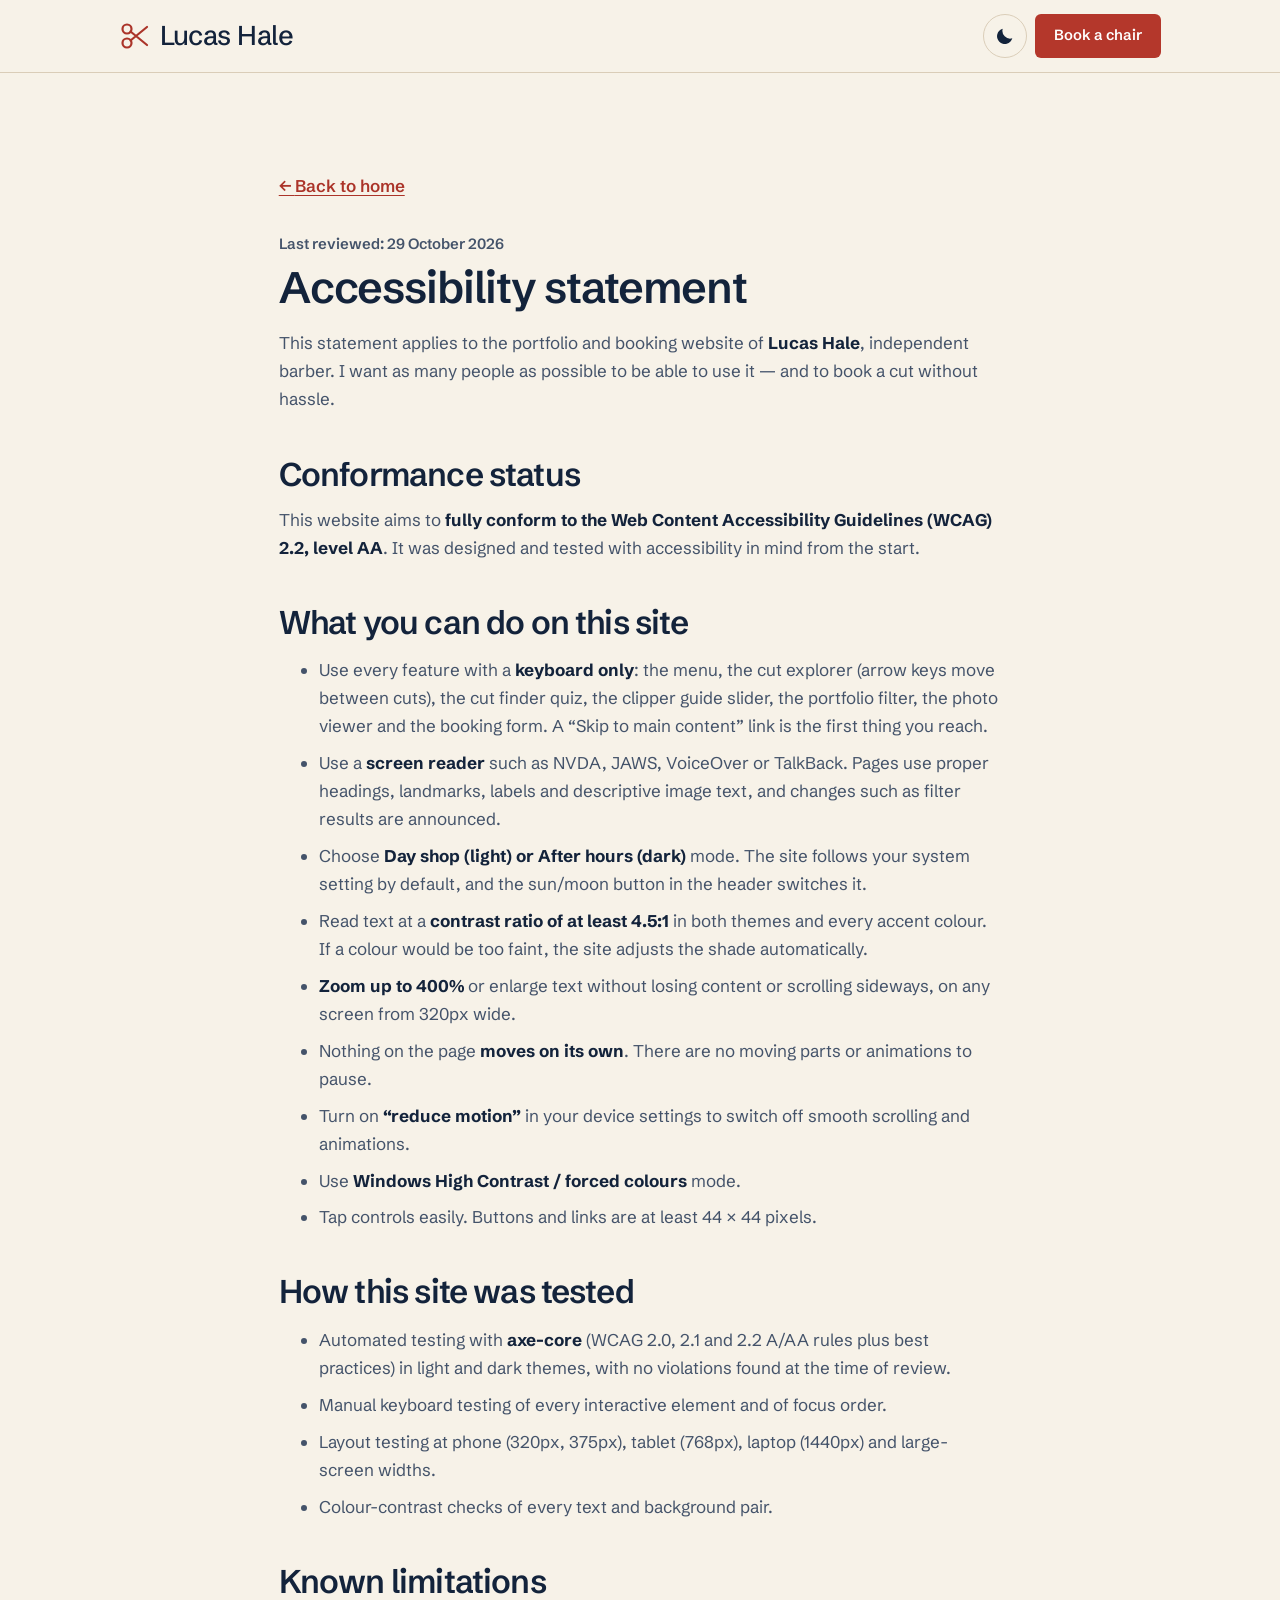
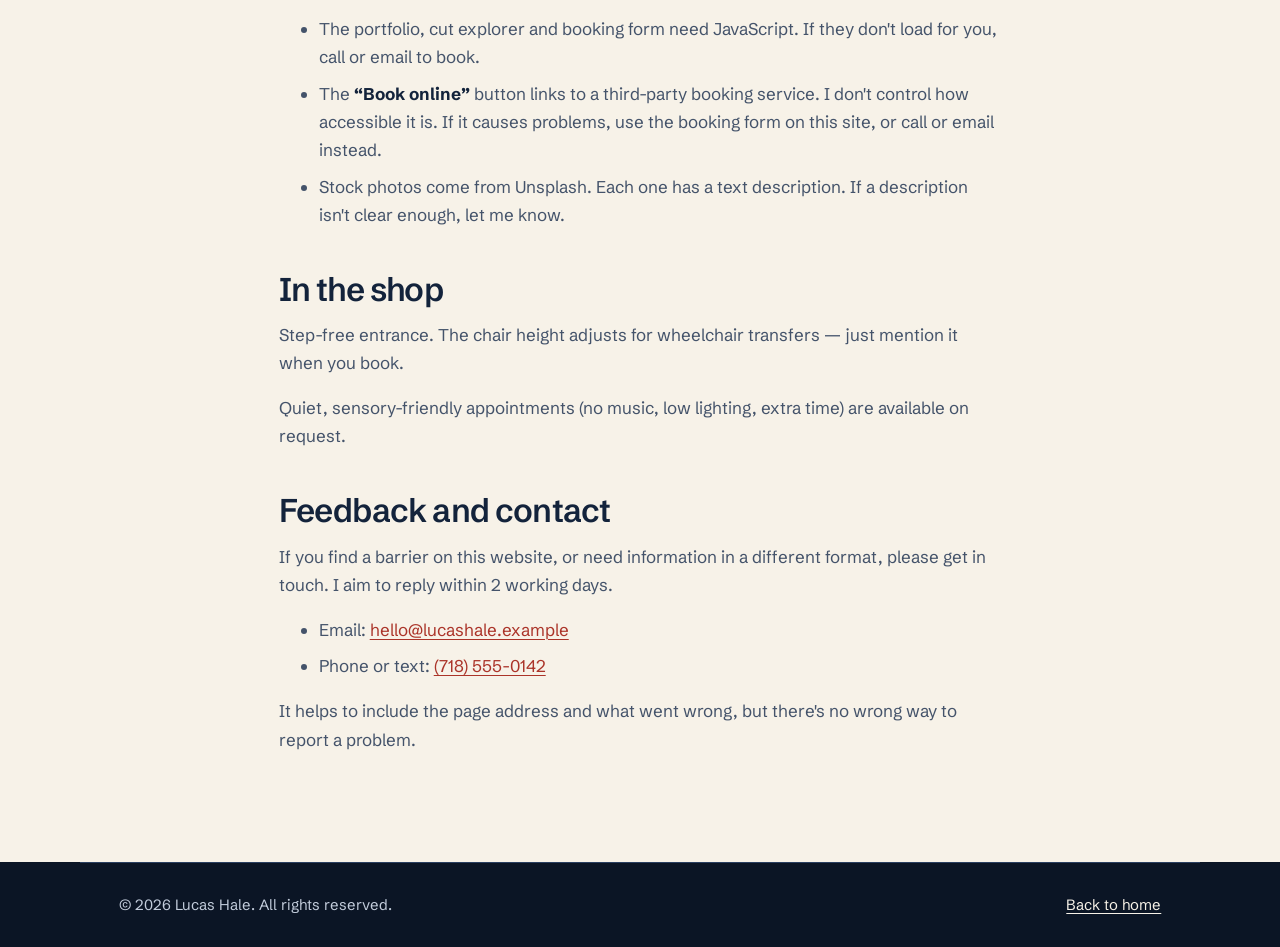
<file: accessibility.html>
<!doctype html>
<html lang="en">
<head>
  <meta charset="utf-8">
  <meta name="viewport" content="width=device-width, initial-scale=1">
  <title>Accessibility statement — Lucas Hale, Barber</title>
  <meta name="description" content="How this website is made accessible, known limitations, and how to report a barrier.">
  <meta name="theme-color" content="#f7f2e8">
  <link rel="icon" href="assets/img/favicon.svg" type="image/svg+xml">
  <link rel="preconnect" href="https://fonts.googleapis.com">
  <link rel="preconnect" href="https://fonts.gstatic.com" crossorigin>
  <link id="font-css" rel="stylesheet" href="https://fonts.googleapis.com/css2?family=Schibsted+Grotesk:ital,wght@0,400..700;1,400..600&display=swap">
  <link rel="stylesheet" href="css/styles.css">
  <script src="js/config.js"></script>
  <script src="js/core.js"></script>
  <script src="js/main.js" defer></script>
</head>
<body data-page="a11y">
  <a class="skip-link" href="#main">Skip to main content</a>

  <header class="site-header">
    <div class="container header-inner">
      <a class="brand" href="index.html">
        <svg class="brand-mark" aria-hidden="true" focusable="false" viewBox="0 0 32 32" width="32" height="32">
          <g fill="none" stroke="currentColor" stroke-width="2.2" stroke-linecap="round"><circle cx="8" cy="9" r="4.5"/><circle cx="8" cy="23" r="4.5"/><path d="M11.5 11.5L28 25M11.5 20.5L28 7"/></g>
        </svg>
        <span class="brand-text"><span data-bind="barber.firstName">Lucas</span> <span class="brand-accent" data-bind="barber.lastName">Hale</span></span>
        <span class="sr-only">, barber — home</span>
      </a>
      <div class="header-actions">
        <button class="icon-btn theme-toggle" type="button" aria-pressed="false">
          <svg class="icon-sun" aria-hidden="true" focusable="false" viewBox="0 0 24 24" width="22" height="22"><g fill="none" stroke="currentColor" stroke-width="2" stroke-linecap="round"><circle cx="12" cy="12" r="4.5"/><path d="M12 2v2M12 20v2M4.2 4.2l1.4 1.4M18.4 18.4l1.4 1.4M2 12h2M20 12h2M4.2 19.8l1.4-1.4M18.4 5.6l1.4-1.4"/></g></svg>
          <svg class="icon-moon" aria-hidden="true" focusable="false" viewBox="0 0 24 24" width="22" height="22"><path fill="currentColor" d="M20 14.5A8.5 8.5 0 019.5 4a8.5 8.5 0 1010.5 10.5z"/></svg>
          <span class="sr-only">Light theme</span>
        </button>
        <a class="btn btn-primary btn-sm" href="index.html#book">Book a chair</a>
      </div>
    </div>
  </header>

  <main id="main" tabindex="-1" class="doc">
    <div class="container">
      <a class="back-link" href="index.html"><span aria-hidden="true">←&nbsp;</span>Back to home</a>
      <p class="eyebrow">Last reviewed: 29 October 2026</p>
      <h1>Accessibility statement</h1>
      <p>This statement applies to the portfolio and booking website of <strong><span data-bind="barber.firstName">Lucas</span> <span data-bind="barber.lastName">Hale</span></strong>, independent barber. I want as many people as possible to be able to use it — and to book a cut without hassle.</p>

      <h2>Conformance status</h2>
      <p>This website aims to <strong>fully conform to the Web Content Accessibility Guidelines (WCAG) 2.2, level AA</strong>. It was designed and tested with accessibility in mind from the start.</p>

      <h2>What you can do on this site</h2>
      <ul>
        <li>Use every feature with a <strong>keyboard only</strong>: the menu, the cut explorer (arrow keys move between cuts), the cut finder quiz, the clipper guide slider, the portfolio filter, the photo viewer and the booking form. A “Skip to main content” link is the first thing you reach.</li>
        <li>Use a <strong>screen reader</strong> such as NVDA, JAWS, VoiceOver or TalkBack. Pages use proper headings, landmarks, labels and descriptive image text, and changes such as filter results are announced.</li>
        <li>Choose <strong>Day shop (light) or After hours (dark)</strong> mode. The site follows your system setting by default, and the sun/moon button in the header switches it.</li>
        <li>Read text at a <strong>contrast ratio of at least 4.5:1</strong> in both themes and every accent colour. If a colour would be too faint, the site adjusts the shade automatically.</li>
        <li><strong>Zoom up to 400%</strong> or enlarge text without losing content or scrolling sideways, on any screen from 320px wide.</li>
        <li>Nothing on the page <strong>moves on its own</strong>. There are no moving parts or animations to pause.</li>
        <li>Turn on <strong>“reduce motion”</strong> in your device settings to switch off smooth scrolling and animations.</li>
        <li>Use <strong>Windows High Contrast / forced colours</strong> mode.</li>
        <li>Tap controls easily. Buttons and links are at least 44 × 44 pixels.</li>
      </ul>

      <h2>How this site was tested</h2>
      <ul>
        <li>Automated testing with <strong>axe-core</strong> (WCAG 2.0, 2.1 and 2.2 A/AA rules plus best practices) in light and dark themes, with no violations found at the time of review.</li>
        <li>Manual keyboard testing of every interactive element and of focus order.</li>
        <li>Layout testing at phone (320px, 375px), tablet (768px), laptop (1440px) and large-screen widths.</li>
        <li>Colour-contrast checks of every text and background pair.</li>
      </ul>

      <h2>Known limitations</h2>
      <ul>
        <li>The portfolio, cut explorer and booking form need JavaScript. If they don't load for you, call or email to book.</li>
        <li>The <strong>“Book online”</strong> button links to a third-party booking service. I don't control how accessible it is. If it causes problems, use the booking form on this site, or call or email instead.</li>
        <li>Stock photos come from Unsplash. Each one has a text description. If a description isn't clear enough, let me know.</li>
      </ul>

      <h2>In the shop</h2>
      <p data-bind="shop.accessNote">Step-free entrance. The chair height adjusts for wheelchair transfers — just mention it when you book.</p>
      <p>Quiet, sensory-friendly appointments (no music, low lighting, extra time) are available on request.</p>

      <h2>Feedback and contact</h2>
      <p>If you find a barrier on this website, or need information in a different format, please get in touch. I aim to reply within 2 working days.</p>
      <ul>
        <li>Email: <a data-href="mailto:{barber.email}" data-bind="barber.email" href="mailto:hello@lucashale.example">hello@lucashale.example</a></li>
        <li>Phone or text: <a data-href="tel:{barber.phone}" data-bind="barber.phoneDisplay" href="tel:+17185550142">(718) 555-0142</a></li>
      </ul>
      <p>It helps to include the page address and what went wrong, but there's no wrong way to report a problem.</p>
    </div>
  </main>

  <footer class="site-footer tone-dark">
    <div class="container footer-bottom">
      <p>© <span id="year">2026</span> <span data-bind="barber.firstName">Lucas</span> <span data-bind="barber.lastName">Hale</span>. All rights reserved.</p>
      <p><a href="index.html">Back to home</a></p>
    </div>
  </footer>
</body>
</html>
</file>
<file: css/styles.css>
/* =========================================================
   Barber portfolio — "Clean portfolio" theme.
   Mobile-first. Colours, fonts and shapes are tokens set by
   js/core.js from js/config.js (editable in the admin panel).
   The values below are the no-JS fallbacks.
   ========================================================= */

:root {
  --accent: #b4372b;
  --on-accent: #ffffff;
  --accent-on-dark: #e0786d;
  --accent-on-light: #a3322a;

  --font-display: "Fraunces", Georgia, "Times New Roman", serif;
  --font-body: "Manrope", system-ui, -apple-system, "Segoe UI", Roboto, Arial, sans-serif;
  --heading-transform: none;
  --heading-weight: 450;
  --heading-tracking: -0.02em;

  --radius: 14px;
  --radius-sm: 8px;
  --radius-btn: 999px;
  --arch: 999px 999px 14px 14px;

  --fs-xs: 0.78rem;
  --fs-sm: clamp(0.875rem, 0.85rem + 0.1vw, 0.95rem);
  --fs-base: clamp(1rem, 0.97rem + 0.15vw, 1.0625rem);
  --fs-lead: clamp(1.1rem, 1rem + 0.5vw, 1.35rem);
  --fs-h3: clamp(1.3rem, 1.15rem + 0.6vw, 1.65rem);
  --fs-h2: clamp(1.9rem, 1.5rem + 1.6vw, 2.75rem);
  --fs-h1: clamp(2.6rem, 1.7rem + 3.6vw, 4.75rem);

  --gutter: clamp(1rem, 0.5rem + 2.4vw, 3rem);
  --section-y: clamp(3.5rem, 2.5rem + 4vw, 6.5rem);
  --max: 1120px;
  --header-h: 72px;
}

/* ---------- Tone sets ----------
   Clean portfolio: navy, cream and barber red.
   LIGHT: cream paper with navy ink; feature panels (.invert) and the footer are navy.
   DARK: midnight navy with cream type and gold-leaf details; feature panels are
   a lighter navy so they still stand apart. */

/* Light */
:root,
[data-theme="light"] {
  --bg: #f7f2e8;
  --bg-alt: #efe6d6;
  --bg-deep: #e6dac5;
  --surface: #fffdf8;
  --text: #13233b;
  --muted: #44536a;
  --border: #dacdb8;
  --field-border: #6f7a8c;
  --decor: #1f4e8c;
  --eyebrow: var(--accent-text);
  --accent-text: var(--accent-on-light);
  --focus: #13233b;
  --error: #a3241b;
  --success: #1f6b3a;
  --status-ok-bg: #e2efe3;
  --status-err-bg: #f8e3df;
  --header-bg: rgba(247, 242, 232, 0.94);
  --ghost-hover: rgba(19, 35, 59, 0.06);
  --contrast-bg: #13233b;
  --contrast-text: #f7f2e8;
  --topbar-bg: #13233b;
  --topbar-text: #f7f2e8;
  --pole-a: var(--accent);
  --pole-b: #fffdf8;
  --pole-c: #1f4e8c;
  --texture: none;
  --shadow: none;
  color-scheme: light;
}

/* Shared by every dark tone */
[data-theme="dark"],
[data-theme="light"] .invert,
.tone-dark {
  --accent-text: var(--accent-on-dark);
  --eyebrow: var(--decor);
  --focus: #f2cf7a;
  --error: #ff9d90;
  --success: #8fdcae;
  --status-ok-bg: #14302a;
  --status-err-bg: #3a1c22;
  --ghost-hover: rgba(255, 255, 255, 0.07);
  --texture: none;
  --shadow: none;
  color-scheme: dark;
}

/* Dark: midnight navy */
[data-theme="dark"],
.tone-dark {
  --bg: #0d1626;
  --bg-alt: #111d31;
  --bg-deep: #09111e;
  --surface: #16253d;
  --text: #f3ede1;
  --muted: #b9c3d3;
  --border: #2a3a55;
  --field-border: #8290a8;
  --decor: #e0c27e;
  --header-bg: rgba(13, 22, 38, 0.94);
  --contrast-bg: #f3ede1;
  --contrast-text: #0d1626;
  --topbar-bg: #09111e;
  --topbar-text: #f3ede1;
  --pole-a: var(--accent);
  --pole-b: #f3ede1;
  --pole-c: #4f7fc0;
}

/* Light-mode feature panels: navy */
[data-theme="light"] .invert {
  --bg: #13233b;
  --bg-alt: #172a45;
  --bg-deep: #0f1c30;
  --surface: #1d3253;
  --text: #f7f2e8;
  --muted: #c3cddc;
  --border: #2d4468;
  --field-border: #8796ad;
  --decor: #e0c27e;
  --contrast-bg: #f7f2e8;
  --contrast-text: #13233b;
  --pole-b: #f7f2e8;
  --pole-c: #4f7fc0;
}

/* Light-mode footer: deep navy */
[data-theme="light"] .tone-dark {
  --bg: #0f1c30;
  --bg-alt: #13233b;
  --bg-deep: #0b1525;
  --surface: #182b48;
  --text: #f7f2e8;
  --muted: #c3cddc;
  --border: #2a3f60;
  --field-border: #8796ad;
  --decor: #e0c27e;
  --contrast-bg: #f7f2e8;
  --contrast-text: #0f1c30;
  --pole-b: #f7f2e8;
  --pole-c: #4f7fc0;
}

/* Dark-mode feature panels: a lighter navy */
[data-theme="dark"] .invert {
  --bg: #172947;
  --bg-alt: #1b2f50;
  --bg-deep: #12213a;
  --surface: #213a60;
  --text: #f6f0e4;
  --muted: #c8d1e0;
  --border: #33507a;
  --field-border: #8fa0bb;
  --decor: #e6c987;
  --contrast-bg: #f6f0e4;
  --contrast-text: #172947;
}

/* ---------- Base ---------- */
*, *::before, *::after { box-sizing: border-box; }
html {
  -webkit-text-size-adjust: 100%;
  text-size-adjust: 100%;
  scroll-behavior: smooth;
  scroll-padding-top: calc(var(--header-h) + 1rem);
}
body {
  margin: 0;
  background: var(--bg);
  color: var(--text);
  font-family: var(--font-body);
  font-size: var(--fs-base);
  line-height: 1.65;
  overflow-wrap: break-word;
  -webkit-font-smoothing: antialiased;
}
body.no-scroll { overflow: hidden; }
/* Each tone can paint its own texture */
body, .invert, .tone-dark { background-color: var(--bg); background-image: var(--texture); }
.invert, .tone-dark { color: var(--text); }
img, svg { display: block; max-width: 100%; }
img { height: auto; }
h1, h2, h3, h4 {
  font-family: var(--font-display);
  font-weight: var(--heading-weight);
  text-transform: var(--heading-transform);
  letter-spacing: var(--heading-tracking);
  line-height: 1.02;
  margin: 0 0 0.45em;
  text-wrap: balance;
  font-optical-sizing: auto;
}
h1 { font-size: var(--fs-h1); }
h2 { font-size: var(--fs-h2); }
h3 { font-size: var(--fs-h3); line-height: 1.15; }
h4 { font-size: 1.25rem; line-height: 1.2; }
p { margin: 0 0 1em; }
a { color: var(--accent-text); text-underline-offset: 0.2em; text-decoration-thickness: 1px; }
a:hover { text-decoration-thickness: 2px; }
ul[role="list"], ol[role="list"] { list-style: none; margin: 0; padding: 0; }
abbr[title] { text-decoration: underline dotted; cursor: help; }
button, input, select, textarea { font: inherit; color: inherit; }
code { font-size: 0.9em; padding: 0.1em 0.35em; border-radius: 4px; background: var(--ghost-hover); }
[hidden] { display: none !important; }
.muted { color: var(--muted); }
.small { font-size: var(--fs-sm); }

:focus-visible { outline: 3px solid var(--focus); outline-offset: 3px; border-radius: 4px; }
main:focus, [tabindex="-1"]:focus:not(:focus-visible) { outline: none; }

.sr-only {
  position: absolute !important;
  width: 1px; height: 1px;
  padding: 0; margin: -1px;
  overflow: hidden;
  clip: rect(0 0 0 0);
  white-space: nowrap;
  border: 0;
}
.skip-link {
  position: absolute;
  left: 1rem; top: -100px;
  z-index: 100;
  padding: 0.75rem 1.25rem;
  background: var(--contrast-bg);
  color: var(--contrast-text);
  font-weight: 700;
  border-radius: var(--radius-sm);
  text-decoration: none;
}
.skip-link:focus { top: 1rem; }
.container { width: 100%; max-width: var(--max); margin-inline: auto; padding-inline: var(--gutter); }
.noscript { padding: 1rem var(--gutter); margin: 0; background: var(--surface); }

/* ---------- Buttons ---------- */
.btn {
  display: inline-flex;
  align-items: center;
  justify-content: center;
  gap: 0.5rem;
  min-height: 48px;
  padding: 0.75rem 1.4rem;
  border: 1px solid transparent;
  border-radius: var(--radius-btn);
  font-weight: 600;
  font-size: 0.95rem;
  letter-spacing: 0;
  line-height: 1.2;
  text-decoration: none;
  cursor: pointer;
  transition: background-color .2s, color .2s, border-color .2s, transform .2s, box-shadow .2s;
}
.btn-primary { background: var(--accent); color: var(--on-accent); }
.btn-primary:hover { background: color-mix(in srgb, var(--accent) 86%, #000); }
.btn-ghost { border-color: var(--text); color: var(--text); background: transparent; }
.btn-ghost:hover { background: var(--text); color: var(--bg); }
.btn-contrast { background: var(--contrast-bg); color: var(--contrast-text); }
.btn-sm { min-height: 44px; padding: 0.5rem 1.15rem; font-size: 0.92rem; }
.btn-block { width: 100%; }
.icon-btn {
  display: inline-grid;
  place-items: center;
  width: 44px; height: 44px;
  padding: 0;
  background: transparent;
  color: var(--text);
  border: 1.5px solid var(--border);
  border-radius: 50%;
  cursor: pointer;
  flex: none;
  transition: border-color .2s, background-color .2s;
}
.icon-btn:hover { border-color: var(--text); }

.eyebrow {
  margin-bottom: 0.75rem;
  font-size: var(--fs-sm);
  font-weight: 600;
  color: var(--muted);
}
.lead { font-size: var(--fs-lead); color: var(--muted); max-width: 36ch; }


/* ---------- Top bar ---------- */
.topbar { background: var(--topbar-bg); color: var(--topbar-text); font-size: var(--fs-sm); border-bottom: 1px solid var(--decor); }
.topbar-inner { display: flex; align-items: center; justify-content: space-between; gap: 0.5rem 1.5rem; min-height: 40px; }
.topbar p { margin: 0; }
.topbar-label { opacity: 0.85; }
.topbar a { color: inherit; display: inline-flex; align-items: center; min-height: 40px; font-weight: 600; }
@media (max-width: 640px) { .topbar-addr { display: none; } }
@media (max-width: 380px) { .topbar-label { display: none; } }

/* ---------- Header ---------- */
.site-header {
  position: sticky;
  top: 0;
  z-index: 50;
  background: var(--header-bg);
  backdrop-filter: saturate(140%) blur(12px);
  -webkit-backdrop-filter: saturate(140%) blur(12px);
  border-bottom: 1px solid var(--border);
}
.header-inner { display: flex; align-items: center; justify-content: space-between; min-height: var(--header-h); gap: 0.75rem; }
.header-actions { display: flex; align-items: center; gap: 0.5rem; }
.brand {
  display: inline-flex;
  align-items: center;
  gap: 0.55rem;
  min-height: 44px;
  min-width: 0;
  color: var(--text);
  text-decoration: none;
  font-family: var(--font-display);
  font-weight: 500;
  font-size: clamp(1.3rem, 1.1rem + 0.8vw, 1.7rem);
  letter-spacing: -0.02em;
  line-height: 1;
}
.brand-text { white-space: nowrap; overflow: hidden; text-overflow: ellipsis; }
.brand-mark { color: var(--eyebrow); flex: none; }
.brand-accent { color: inherit; }

.theme-toggle .icon-sun { display: none; }
[data-theme="dark"] .theme-toggle .icon-sun { display: block; }
[data-theme="dark"] .theme-toggle .icon-moon { display: none; }

.nav-toggle {
  display: inline-flex;
  align-items: center;
  gap: 0.6rem;
  min-height: 44px;
  padding: 0.5rem 1rem;
  background: transparent;
  border: 1.5px solid var(--border);
  border-radius: var(--radius-btn);
  cursor: pointer;
  font-weight: 700;
}
.nav-toggle-bars, .nav-toggle-bars::before, .nav-toggle-bars::after {
  display: block;
  width: 18px; height: 2px;
  background: currentColor;
  border-radius: 2px;
  transition: transform .25s, background-color .25s;
}
.nav-toggle-bars { position: relative; }
.nav-toggle-bars::before, .nav-toggle-bars::after { content: ""; position: absolute; left: 0; }
.nav-toggle-bars::before { top: -6px; }
.nav-toggle-bars::after { top: 6px; }
.nav-toggle[aria-expanded="true"] .nav-toggle-bars { background: transparent; }
.nav-toggle[aria-expanded="true"] .nav-toggle-bars::before { transform: translateY(6px) rotate(45deg); }
.nav-toggle[aria-expanded="true"] .nav-toggle-bars::after { transform: translateY(-6px) rotate(-45deg); }
/* Very narrow: hide the word visually, keep it as the accessible name */
@media (max-width: 380px) {
  .nav-toggle-label { position: absolute; width: 1px; height: 1px; overflow: hidden; clip: rect(0 0 0 0); white-space: nowrap; }
  .nav-toggle { padding-inline: 0.75rem; }
}

.nav-menu { list-style: none; margin: 0; padding: 0; }
.nav-menu a:not(.btn) {
  position: relative;
  display: flex;
  align-items: center;
  min-height: 44px;
  padding: 0.5rem 0.8rem;
  color: var(--text);
  text-decoration: none;
  font-weight: 600;
}
.nav-menu a:not(.btn)::after {
  content: "";
  position: absolute;
  left: 0.8rem; right: 0.8rem; bottom: 8px;
  height: 1.5px;
  background: var(--accent-text);
  transform: scaleX(0);
  transform-origin: left;
  transition: transform .25s ease;
}
.nav-menu a:not(.btn):hover::after, .nav-menu a[aria-current="true"]::after { transform: scaleX(1); }
.nav-menu a[aria-current="true"] { color: var(--accent-text); }

.js .nav-menu {
  position: absolute;
  inset: var(--header-h) 0 auto 0;
  display: none;
  flex-direction: column;
  gap: 0.15rem;
  padding: 1rem var(--gutter) 1.5rem;
  background: var(--bg);
  border-bottom: 1px solid var(--border);
  box-shadow: var(--shadow);
  max-height: calc(100dvh - var(--header-h));
  overflow-y: auto;
}
.js .nav-menu.is-open { display: flex; }
.js .nav-menu a:not(.btn) { font-family: var(--font-display); font-size: 1.6rem; font-weight: 400; }
.js .nav-menu .btn { margin-top: 0.75rem; width: 100%; }
html:not(.js) .nav-toggle, html:not(.js) .theme-toggle { display: none; }
html:not(.js) .nav-menu { display: flex; flex-wrap: wrap; gap: 0.25rem; }
html:not(.js) .header-inner { flex-wrap: wrap; padding-block: 0.5rem; }

@media (min-width: 1000px) {
  .js .nav-toggle { display: none; }
  .js .nav-menu, .nav-menu {
    position: static;
    display: flex;
    flex-direction: row;
    align-items: center;
    gap: 0;
    padding: 0;
    border: 0;
    background: none;
    box-shadow: none;
    max-height: none;
    overflow: visible;
  }
  .js .nav-menu a:not(.btn) { font-family: var(--font-body); font-size: 0.98rem; font-weight: 600; }
  .js .nav-menu .btn { margin: 0 0.25rem 0 0.75rem; width: auto; }
}

/* ---------- Hero: poster ----------
   The name is set huge across the page; the portrait sits over the first name
   and under the last name, like a print poster. The real heading is the
   screen-reader-only h1; the big letters are decoration. */
.hero { padding: clamp(2rem, 1rem + 3vw, 4rem) 0 clamp(3rem, 2rem + 3vw, 5rem); border-bottom: 1px solid var(--border); overflow: hidden; }
.poster {
  --name-size: min(19vw, 13.5rem); /* main.js shrinks this for long names */
  display: grid;
  grid-template-columns: repeat(12, minmax(0, 1fr));
  column-gap: clamp(0.75rem, 0.5rem + 1vw, 1.5rem);
}
.poster-name {
  margin: 0;
  font-family: var(--font-display);
  font-size: var(--name-size);
  font-weight: 700;
  line-height: 0.8;
  letter-spacing: -0.05em;
  text-transform: uppercase;
  white-space: nowrap;
  user-select: none;
}
.poster-first { grid-column: 1 / -1; grid-row: 1; z-index: 2; text-align: right; color: var(--text); }
.poster-last { grid-column: 1 / -1; grid-row: 2; z-index: 2; margin-top: 0.06em; text-align: right; color: var(--accent-text); }
.poster-photo { grid-column: 1 / 6; grid-row: 1 / 4; z-index: 1; margin: 0.22em 0 0; font-size: var(--name-size); }
.poster-photo img { width: 100%; aspect-ratio: 4 / 5; object-fit: cover; object-position: 50% 30%; border-radius: var(--radius-sm); background: var(--bg-deep); }
.poster-copy { grid-column: 8 / -1; grid-row: 3; z-index: 2; padding-top: clamp(1.5rem, 1rem + 2vw, 2.75rem); }
.hero-motto { margin: 0 0 0.75rem; font-size: var(--fs-h3); font-weight: 600; line-height: 1.25; letter-spacing: -0.015em; }
.poster-copy .lead { margin: 0; max-width: 40ch; font-size: var(--fs-base); }
.hero-actions { display: flex; flex-wrap: wrap; gap: 0.75rem; margin-top: 1.75rem; }
.hero-note { margin: 1.25rem 0 0; color: var(--muted); font-size: var(--fs-sm); }

/* Phones and small tablets: name stacked, photo under it with the last name overlapping its top */
@media (max-width: 859px) {
  .poster { --name-size: 25vw; }
  .poster-last { grid-column: 1 / -1; z-index: 2; text-align: left; }
  .poster-photo { grid-column: 1 / -2; grid-row: 3; margin: -0.3em 0 0; }
  .poster-copy { grid-column: 1 / -1; grid-row: 4; }
}

/* Recent cuts: four, in a tidy row */

.hero-work { margin-top: clamp(3rem, 2rem + 3vw, 4.5rem); }
.hero-work-head { display: flex; align-items: baseline; justify-content: space-between; gap: 1rem; margin-bottom: 1rem; padding-bottom: 0.75rem; border-bottom: 1px solid var(--border); }
.hero-work-title { margin: 0; font-size: var(--fs-base); font-family: var(--font-body); font-weight: 600; letter-spacing: 0; text-transform: none; }
.hero-work-head a { font-size: var(--fs-sm); font-weight: 600; }
.hero-cuts { display: grid; grid-template-columns: repeat(2, 1fr); gap: clamp(0.75rem, 0.5rem + 1vw, 1.25rem); }
@media (min-width: 860px) { .hero-cuts { grid-template-columns: repeat(4, 1fr); } }
.strip-card { display: block; color: inherit; text-decoration: none; }
.strip-card img { width: 100%; aspect-ratio: 4 / 5; object-fit: cover; border-radius: var(--radius-sm); background: var(--bg-deep); }
.strip-card .strip-meta { display: flex; flex-wrap: wrap; justify-content: space-between; gap: 0 0.5rem; margin-top: 0.6rem; font-size: var(--fs-sm); }
.strip-card .strip-name { font-weight: 600; }
.strip-card .strip-price { color: var(--muted); }
.strip-card:hover .strip-name { text-decoration: underline; text-underline-offset: 0.2em; }
.strip-card:focus-visible { outline-offset: 4px; }

/* ---------- Sections ---------- */
.section { padding-block: var(--section-y); }
.section-alt { background: var(--bg-alt); }
.section-head { max-width: 46rem; margin-bottom: clamp(2.25rem, 1.5rem + 2.5vw, 4rem); }
.section-head > p:last-child { color: var(--muted); font-size: var(--fs-lead); max-width: 40ch; }
.section-head-row { max-width: none; display: flex; flex-wrap: wrap; align-items: flex-end; justify-content: space-between; gap: 1.5rem 3rem; }
.section-head-row > div:first-child { max-width: 40rem; }
.section-head-row p:last-child { margin-bottom: 0; color: var(--muted); }

/* ---------- About ---------- */
.arch-frame { position: relative; border-radius: var(--arch); overflow: hidden; background: var(--bg-deep); box-shadow: var(--shadow); }
.arch-frame img { width: 100%; aspect-ratio: 4 / 5; object-fit: cover; }
.about-grid { display: grid; gap: 3rem 5rem; align-items: center; }
.about-media { width: min(100%, 420px); position: relative; }
.about-body { max-width: 60ch; }
.about-text p { color: var(--muted); }
.about-text p:first-child { font-family: var(--font-display); font-weight: 400; font-size: clamp(1.3rem, 1.1rem + 0.8vw, 1.75rem); line-height: 1.35; color: var(--text); letter-spacing: -0.01em; }
.checklist { list-style: none; padding: 1.5rem 0 0; margin: 1.5rem 0 0; display: grid; gap: 0.85rem 2rem; border-top: 1px solid var(--border); }
.checklist li { position: relative; padding-left: 1.75rem; font-weight: 600; }
.checklist li::before {
  content: "";
  position: absolute; left: 0; top: 0.5em;
  width: 10px; height: 10px;
  background: var(--accent);
  transform: rotate(45deg);
}
@media (min-width: 720px) { .checklist { grid-template-columns: 1fr 1fr; } }
@media (min-width: 900px) { .about-grid { grid-template-columns: 0.85fr 1.15fr; } }

/* ---------- Cut explorer ---------- */
.explorer { display: grid; gap: 1.5rem; }
.explorer-tabs {
  display: flex;
  gap: 0.5rem;
  overflow-x: auto;
  padding: 4px 4px 0.75rem;
  margin: -4px;
  scroll-snap-type: x proximity;
  counter-reset: cut;
}
.cut-tab {
  display: flex;
  align-items: center;
  gap: 0.7rem;
  flex: none;
  min-height: 52px;
  padding: 0.35rem 1rem 0.35rem 0.35rem;
  background: var(--surface);
  border: 1.5px solid var(--border);
  border-radius: var(--radius-btn);
  cursor: pointer;
  font-weight: 700;
  text-align: left;
  scroll-snap-align: start;
  transition: border-color .2s, background-color .2s, color .2s;
}
.cut-tab img { width: 40px; height: 40px; object-fit: cover; border-radius: 50%; flex: none; }
.cut-tab:hover { border-color: var(--text); }
.cut-tab[aria-selected="true"] { background: var(--text); border-color: var(--text); color: var(--bg); }

.explorer-panel { display: grid; gap: clamp(1.5rem, 1rem + 2vw, 3rem); }
.explorer-panel.is-swapping { animation: fade-in .4s ease; }
@keyframes fade-in { from { opacity: 0; transform: translateY(8px); } to { opacity: 1; transform: none; } }
.cut-media img { width: 100%; aspect-ratio: 4 / 5; object-fit: cover; border-radius: var(--arch); background: var(--bg-deep); box-shadow: var(--shadow); }
.cut-name { font-size: clamp(2.2rem, 1.6rem + 2.4vw, 3.6rem); margin-bottom: 0.3em; }
.cut-summary { font-size: var(--fs-lead); color: var(--muted); }
.cut-stats { display: grid; margin: 1.75rem 0; border-top: 1px solid var(--text); }
.cut-stats > div { display: flex; justify-content: space-between; align-items: baseline; flex-wrap: wrap; gap: 0.25rem 1rem; padding: 0.8rem 0; border-bottom: 1px solid var(--border); }
.cut-stats dt { color: var(--muted); font-size: var(--fs-xs); text-transform: uppercase; letter-spacing: 0.14em; font-weight: 700; }
.cut-stats dd { margin: 0; font-weight: 700; text-align: right; }
.meter { display: inline-flex; gap: 3px; margin-right: 0.5rem; vertical-align: middle; }
.meter i { width: 16px; height: 6px; border-radius: 3px; background: var(--border); }
.meter[data-level="1"] i:nth-child(-n+1),
.meter[data-level="2"] i:nth-child(-n+2),
.meter[data-level="3"] i:nth-child(-n+3) { background: var(--accent); }
.ask-for { position: relative; margin-bottom: 1.75rem; padding: 1.5rem 1.5rem 1.25rem; background: var(--surface); border: 1px solid var(--border); border-radius: var(--radius); }
.ask-label { margin: 0 0 0.4rem; font-size: var(--fs-xs); font-weight: 700; letter-spacing: 0.16em; text-transform: uppercase; color: var(--accent-text); }
.ask-text { font-family: var(--font-display); font-style: italic; font-size: clamp(1.2rem, 1.05rem + 0.6vw, 1.5rem); line-height: 1.35; margin-bottom: 1rem; }
@media (min-width: 720px) { .explorer-panel { grid-template-columns: 0.85fr 1.15fr; align-items: start; } }
@media (min-width: 1000px) {
  .explorer { grid-template-columns: 280px 1fr; gap: 4rem; align-items: start; }
  .explorer-tabs { flex-direction: column; gap: 0; overflow: visible; padding: 0; margin: 0; border-top: 1px solid var(--text); }
  .cut-tab {
    width: 100%;
    gap: 1rem;
    min-height: 60px;
    padding: 0.6rem 0.25rem;
    background: transparent;
    border: 0;
    border-bottom: 1px solid var(--border);
    border-radius: 0;
    font-family: var(--font-display);
    font-weight: 400;
    font-size: 1.35rem;
  }
  .cut-tab::before {
    counter-increment: cut;
    content: counter(cut, decimal-leading-zero);
    font-family: var(--font-body);
    font-size: var(--fs-xs);
    font-weight: 700;
    letter-spacing: 0.1em;
    color: var(--muted);
    width: 1.6rem;
  }
  .cut-tab img { display: none; }
  .cut-tab:hover { color: var(--accent-text); }
  .cut-tab[aria-selected="true"] { background: transparent; color: var(--accent-text); font-style: italic; }
  .cut-tab[aria-selected="true"]::after { content: "→"; margin-left: auto; font-style: normal; }
  .cut-tab[aria-selected="true"]::before { color: var(--accent-text); }
}

/* ---------- Cut finder ---------- */
.finder-grid { display: grid; gap: 2rem 5rem; }
.finder { display: grid; gap: 1.75rem; }
.quiz-q { border: 0; margin: 0; padding: 0; min-width: 0; }
.quiz-q legend { display: flex; align-items: baseline; gap: 0.6rem; padding: 0; margin-bottom: 0.85rem; font-weight: 700; font-size: 1.1rem; }
.q-num { font-family: var(--font-display); font-style: italic; font-weight: 400; font-size: 1.4rem; color: var(--accent-text); min-width: 1.8rem; }
.choices { display: flex; flex-wrap: wrap; gap: 0.5rem; }
.choice { position: relative; cursor: pointer; }
.choice input { position: absolute; opacity: 0; width: 100%; height: 100%; margin: 0; cursor: pointer; }
.choice span {
  display: inline-flex; align-items: center;
  min-height: 46px;
  padding: 0.5rem 1.15rem;
  border: 1.5px solid var(--field-border);
  border-radius: var(--radius-btn);
  font-weight: 600;
  transition: background-color .2s, border-color .2s, color .2s;
}
.choice:hover span { border-color: var(--text); }
.choice input:checked + span { background: var(--text); border-color: var(--text); color: var(--bg); }
.choice input:checked + span::before { content: "✓ "; white-space: pre; }
.choice input:focus-visible + span { outline: 3px solid var(--focus); outline-offset: 3px; }
.finder-actions { display: flex; flex-wrap: wrap; gap: 0.75rem; }
.error { margin: 0.35rem 0 0; font-size: var(--fs-sm); font-weight: 700; color: var(--error); }
.error::before { content: "⚠ "; }

.finder-results:empty { display: none; }
.results-title { font-size: var(--fs-h3); font-style: italic; }
.results-list { display: grid; gap: 1rem; counter-reset: result; }
.result {
  display: grid;
  grid-template-columns: 96px 1fr;
  gap: 1.1rem;
  align-items: start;
  padding: 1rem;
  background: var(--surface);
  border: 1px solid var(--border);
  border-radius: var(--radius);
}
.result:first-child { border: 2px solid var(--accent-text); }
.result img { width: 96px; height: 120px; object-fit: cover; border-radius: 999px 999px var(--radius-sm) var(--radius-sm); }
.result h4 { font-size: 1.5rem; margin-bottom: 0.35rem; }
.result-rank { margin: 0 0 0.2rem; font-size: var(--fs-xs); font-weight: 700; letter-spacing: 0.12em; text-transform: uppercase; color: var(--accent-text); }
.result-why { margin: 0 0 0.85rem; padding-left: 1.1rem; font-size: var(--fs-sm); color: var(--muted); }
.result-actions { display: flex; flex-wrap: wrap; gap: 0.5rem; }
@media (max-width: 400px) { .result { grid-template-columns: 1fr; } .result img { width: 100%; height: auto; aspect-ratio: 16 / 10; border-radius: var(--radius-sm); } }
@media (min-width: 1000px) {
  .finder-grid { grid-template-columns: 1fr 1fr; align-items: start; }
  .finder-grid .section-head { grid-column: 1 / -1; margin-bottom: 0; }
}

/* ---------- Clipper guard guide ---------- */
.guards-grid { display: grid; gap: 2rem 5rem; align-items: center; }
.guards-grid .section-head { margin-bottom: 0; }
@media (min-width: 900px) { .guards-grid { grid-template-columns: 0.9fr 1.1fr; } }
.guard-tool { padding: clamp(1.5rem, 1rem + 2vw, 2.5rem); background: var(--surface); border: 1px solid var(--border); border-radius: var(--radius); }
.guard-label { display: block; font-weight: 700; font-size: var(--fs-xs); text-transform: uppercase; letter-spacing: 0.16em; color: var(--muted); margin-bottom: 0.5rem; }
#guard-range { -webkit-appearance: none; appearance: none; width: 100%; height: 44px; background: transparent; cursor: pointer; margin: 0; }
#guard-range::-webkit-slider-runnable-track { height: 6px; border-radius: 3px; background: linear-gradient(to right, var(--accent) var(--fill, 0%), var(--field-border) var(--fill, 0%)); }
#guard-range::-moz-range-track { height: 6px; border-radius: 3px; background: var(--field-border); }
#guard-range::-moz-range-progress { height: 6px; border-radius: 3px; background: var(--accent); }
#guard-range::-webkit-slider-thumb { -webkit-appearance: none; width: 28px; height: 28px; margin-top: -11px; border-radius: 50%; background: var(--surface); border: 3px solid var(--text); }
#guard-range::-moz-range-thumb { width: 22px; height: 22px; border-radius: 50%; background: var(--surface); border: 3px solid var(--text); }
#guard-range:focus-visible { outline: 3px solid var(--focus); outline-offset: 2px; }
.guard-scale { display: flex; justify-content: space-between; padding-inline: 8px; font-size: 0.8rem; font-weight: 600; color: var(--muted); }
.guard-readout { display: flex; gap: 1.5rem; align-items: center; margin-top: 1.5rem; padding-top: 1.5rem; border-top: 1px solid var(--border); }
.guard-visual { position: relative; width: 76px; height: 100px; flex: none; border-radius: 999px 999px var(--radius-sm) var(--radius-sm); background: var(--bg); overflow: hidden; border: 1px solid var(--border); }
.guard-visual::after { content: ""; position: absolute; inset: auto 0 0; height: 12px; background: #c9a184; }
.guard-hair { position: absolute; left: 0; right: 0; bottom: 12px; height: calc(4px + var(--len, 20%) * 0.75); background: repeating-linear-gradient(90deg, var(--text) 0 2px, transparent 2px 5px); transition: height .25s ease; }
.guard-number { margin: 0 0 0.25rem; display: flex; align-items: baseline; flex-wrap: wrap; gap: 0 0.6rem; }
.guard-number strong { font-family: var(--font-display); font-weight: 400; font-size: 3rem; line-height: 1; }
.guard-number span { color: var(--muted); font-weight: 700; }
.guard-desc { margin: 0; }

/* ---------- Services: menu board ---------- */
.menu-board {
  max-width: 980px;
  margin-inline: auto;
  padding: clamp(2rem, 1rem + 4vw, 4.5rem) clamp(1.25rem, 0.5rem + 4vw, 4.5rem);
  padding: 0;
}
.menu { display: grid; gap: 1.75rem 4rem; }
@media (min-width: 860px) { .menu { grid-template-columns: 1fr 1fr; } }
.menu-item { min-width: 0; }
.menu-line { display: flex; align-items: baseline; gap: 0.75rem; }
.menu-line h3 { margin: 0; font-size: clamp(1.15rem, 1.05rem + 0.4vw, 1.35rem); }
.menu-line h3 small { font-family: var(--font-body); font-size: 0.6em; font-weight: 600; color: var(--muted); letter-spacing: 0; font-style: normal; }
.leader { flex: 1; min-width: 1.5rem; border-bottom: 1px solid var(--border); transform: translateY(-0.3em); }
.menu-line .price { font-family: var(--font-display); font-size: clamp(1.15rem, 1.05rem + 0.4vw, 1.35rem); }
.menu-desc { margin: 0.35rem 0 0; color: var(--muted); font-size: var(--fs-sm); }
.menu-desc .duration { font-weight: 700; color: var(--text); white-space: nowrap; }
.tag {
  display: inline-block;
  margin: 0 0.35rem 0 0;
  padding: 0.1rem 0.6rem;
  vertical-align: 0.1em;
  font-size: 0.72rem; font-weight: 700; letter-spacing: 0.12em; text-transform: uppercase;
  background: var(--accent);
  color: var(--on-accent);
  border-radius: var(--radius-btn);
}
.menu-foot { text-align: center; margin: clamp(2rem, 1.5rem + 2vw, 3rem) 0 0; }

/* ---------- Portfolio ---------- */
.filters { display: flex; flex-wrap: wrap; gap: 0.4rem; }
.filter {
  min-height: 44px;
  padding: 0.45rem 1.1rem;
  background: transparent;
  border: 1.5px solid var(--border);
  border-radius: var(--radius-btn);
  cursor: pointer;
  font-weight: 600;
  transition: background-color .2s, border-color .2s, color .2s;
}
.filter:hover { border-color: var(--text); }
.filter[aria-pressed="true"] { background: var(--text); border-color: var(--text); color: var(--bg); }

.gallery {
  display: grid;
  grid-template-columns: repeat(2, 1fr);
  grid-auto-rows: clamp(150px, 30vw, 220px);
  grid-auto-flow: dense;
  gap: clamp(0.5rem, 0.3rem + 1vw, 1rem);
}
.gallery-item:nth-child(5n+1) { grid-row: span 2; }
.gallery-item:nth-child(5n+4) { grid-column: span 2; }
@media (min-width: 760px) { .gallery { grid-template-columns: repeat(3, 1fr); grid-auto-rows: 210px; } }
@media (min-width: 1100px) { .gallery { grid-template-columns: repeat(4, 1fr); grid-auto-rows: 230px; } }
@media (max-width: 359px) { .gallery { grid-template-columns: 1fr; } .gallery-item:nth-child(5n+4) { grid-column: auto; } }
.gallery-btn {
  position: relative;
  display: block;
  width: 100%;
  height: 100%;
  padding: 0;
  border: 0;
  background: var(--bg-deep);
  border-radius: var(--radius);
  overflow: hidden;
  cursor: zoom-in;
}
.gallery-btn img { width: 100%; height: 100%; object-fit: cover; transition: transform .6s ease, filter .6s ease; }
.gallery-btn:hover img, .gallery-btn:focus-visible img { transform: scale(1.05); }
.gallery-btn:focus-visible { outline-offset: 4px; }
.gallery-caption {
  position: absolute;
  inset: auto 0 0 0;
  padding: 2.5rem 1rem 0.85rem;
  text-align: left;
  font-family: var(--font-display);
  font-style: italic;
  font-size: 1.05rem;
  color: #fff;
  /* Text sits on >= 65% black, so it stays readable (> 4.5:1) over any photo */
  background: linear-gradient(transparent, rgba(0, 0, 0, 0.65) 45%, rgba(0, 0, 0, 0.88));
}

/* Lightbox */
.lightbox {
  width: min(100% - 2rem, 920px);
  max-height: calc(100dvh - 2rem);
  padding: 0;
  border: 1px solid var(--border);
  border-radius: var(--radius);
  background: var(--bg);
  color: var(--text);
  overflow: auto;
}
.lightbox::backdrop { background: rgba(15, 12, 10, 0.88); }
.lightbox-inner { position: relative; padding: clamp(1rem, 0.5rem + 2vw, 1.75rem); }
.lightbox figure { margin: 0; }
.lightbox img { width: 100%; max-height: calc(100dvh - 12rem); object-fit: contain; border-radius: var(--radius-sm); background: var(--bg-deep); }
.lightbox figcaption { margin-top: 1rem; font-family: var(--font-display); font-style: italic; font-size: 1.15rem; }
.lightbox-close { position: absolute; top: clamp(1.5rem, 1rem + 2vw, 2.25rem); right: clamp(1.5rem, 1rem + 2vw, 2.25rem); z-index: 1; width: 48px; height: 48px; background: var(--bg); }
.lightbox-nav { display: flex; justify-content: space-between; align-items: center; gap: 0.75rem; margin-top: 1rem; flex-wrap: wrap; }
.lightbox-count { margin: 0; color: var(--muted); font-size: var(--fs-sm); }

/* ---------- Reviews ---------- */
.reviews { display: grid; gap: 1.25rem; grid-template-columns: repeat(auto-fit, minmax(min(100%, 19rem), 1fr)); }
.review {
  position: relative;
  height: 100%;
  margin: 0;
  padding: 1.5rem 0 0;
  border-top: 1px solid var(--border);
  display: flex;
  flex-direction: column;
}
.stars { color: var(--muted); letter-spacing: 0.1em; margin-bottom: 0.75rem; font-size: var(--fs-sm); }
.review blockquote { margin: 0 0 1.25rem; font-size: var(--fs-base); line-height: 1.6; }
.review blockquote p { margin: 0; }
.review figcaption { margin-top: auto; font-weight: 600; font-size: var(--fs-sm); color: var(--muted); }
@media (min-width: 900px) { .reviews { grid-template-columns: repeat(3, 1fr); gap: 2.5rem; } }

/* ---------- Find me ---------- */
.find-grid { display: grid; gap: 3rem 5rem; align-items: start; }
@media (min-width: 900px) { .find-grid { grid-template-columns: 1.1fr 0.9fr; } }
.shop-name { font-family: var(--font-display); font-style: italic; font-size: clamp(1.6rem, 1.3rem + 1.2vw, 2.4rem); line-height: 1.1; margin-bottom: 0.4rem; color: var(--accent-text); }
.shop-address { font-style: normal; font-size: var(--fs-lead); margin-bottom: 1.5rem; }
.contact-list { display: grid; gap: 0.15rem; margin-bottom: 1.5rem; padding-block: 0.75rem; border-block: 1px solid var(--border); }
.contact-list li { display: flex; align-items: center; gap: 0.85rem; min-width: 0; }
.contact-list svg { color: var(--accent-text); flex: none; }
.contact-list a { display: inline-flex; align-items: center; min-height: 44px; color: var(--text); font-weight: 600; min-width: 0; overflow-wrap: anywhere; }
.note { margin: 0; font-size: var(--fs-sm); color: var(--muted); }

.hours-card {
  position: relative;
  padding: clamp(1.5rem, 1rem + 2vw, 2.5rem);
  background: var(--surface);
  border: 1px solid var(--border);
  border-radius: var(--radius);
  box-shadow: var(--shadow);
}
.hours { width: 100%; border-collapse: collapse; }
.hours caption { text-align: left; font-family: var(--font-display); font-size: var(--fs-h3); margin-bottom: 1rem; }
.hours th, .hours td { padding: 0.75rem 0; border-bottom: 1px dashed var(--border); text-align: left; }
.hours tr:last-child th, .hours tr:last-child td { border-bottom: 0; }
.hours thead th { font-size: var(--fs-xs); color: var(--muted); font-weight: 700; letter-spacing: 0.14em; text-transform: uppercase; border-bottom: 1px solid var(--text); }
.hours tbody th { font-weight: 700; }
.hours td, .hours thead th:last-child { text-align: right; }
.hours td { color: var(--muted); }

/* ---------- Booking ---------- */
.book-grid { display: grid; gap: 3rem 5rem; }
@media (min-width: 1000px) { .book-grid { grid-template-columns: 0.8fr 1.2fr; align-items: start; } .book-intro { position: sticky; top: calc(var(--header-h) + 2rem); } }
.book-intro > p { max-width: 40ch; }
.ticket {
  position: relative;
  padding: clamp(1.25rem, 0.75rem + 2.5vw, 2.5rem);
  background: var(--surface);
  border: 1px solid var(--border);
  border-radius: var(--radius);
  box-shadow: var(--shadow);
}
/* Ticket punch notches */
.ticket::before, .ticket::after {
  content: "";
  position: absolute;
  top: calc(clamp(1.25rem, 0.75rem + 2.5vw, 2.5rem) + 2.35rem);
  width: 26px; height: 26px;
  border-radius: 50%;
  background: var(--bg);
  border: 1px solid var(--border);
}
.ticket::before { left: -14px; clip-path: inset(0 0 0 50%); }
.ticket::after { right: -14px; clip-path: inset(0 50% 0 0); }
.ticket-head {
  display: flex;
  justify-content: space-between;
  gap: 1rem;
  margin: 0 0 1.25rem;
  padding-bottom: 1.25rem;
  border-bottom: 2px dashed var(--border);
  font-family: var(--font-display);
  font-size: 1.35rem;
  font-style: italic;
}
.ticket-head span:last-child { color: var(--muted); font-style: normal; font-size: 1rem; align-self: center; }
.field { margin: 0 0 1.25rem; min-width: 0; }
fieldset.field { border: 0; padding: 0; }
.field-row { display: grid; gap: 0 1rem; }
@media (min-width: 600px) { .field-row { grid-template-columns: 1fr 1fr; } }
.field label:not(.radio), .field legend { display: block; margin-bottom: 0.4rem; font-weight: 700; font-size: var(--fs-sm); padding: 0; }
.req { color: var(--error); }
.optional { font-weight: 500; color: var(--muted); }
.book-form input:not([type="radio"]),
.book-form select,
.book-form textarea {
  width: 100%;
  min-height: 50px;
  padding: 0.7rem 0.9rem;
  background: var(--bg);
  color: var(--text);
  border: 1.5px solid var(--field-border);
  border-radius: var(--radius-sm);
  transition: border-color .2s, box-shadow .2s;
}
.book-form textarea { resize: vertical; }
.book-form :is(input, select, textarea):hover { border-color: var(--text); }
.book-form [aria-invalid="true"] { border-color: var(--error); border-width: 2px; }
.hint { margin: 0.35rem 0 0; font-size: var(--fs-sm); color: var(--muted); }
.radios { display: flex; flex-wrap: wrap; gap: 0.25rem 1rem; }
.radio { display: inline-flex; align-items: center; gap: 0.5rem; min-height: 44px; cursor: pointer; font-weight: 500; }
.radio input { width: 1.2rem; height: 1.2rem; accent-color: var(--accent); margin: 0; }
.form-status:not(:empty) { margin-top: 1rem; padding: 1rem; border-radius: var(--radius-sm); font-weight: 600; }
.form-status.is-success { background: var(--status-ok-bg); color: var(--success); border: 1px solid currentColor; }
.form-status.is-error { background: var(--status-err-bg); color: var(--error); border: 1px solid currentColor; }

/* ---------- Footer ---------- */
.site-footer { background: var(--bg-deep); color: var(--muted); }
.site-footer a { color: var(--text); }
.site-footer a:hover { color: var(--accent-text); }
.footer-grid { display: grid; gap: 2.5rem 3rem; padding: 3.5rem 0 3rem; }
@media (min-width: 720px) { .footer-grid { grid-template-columns: 1fr 1fr; } }
@media (min-width: 1080px) { .footer-grid { grid-template-columns: 1fr 0.7fr 1.5fr; } }
.brand-footer { margin-bottom: 0.75rem; }
.footer-title { font-family: var(--font-body); font-size: var(--fs-xs); font-weight: 700; letter-spacing: 0.18em; text-transform: uppercase; color: var(--text); margin-bottom: 1rem; }
.footer-links li a { display: inline-flex; align-items: center; min-height: 44px; }
.social { display: flex; gap: 0.5rem; }
.social a { display: grid; place-items: center; width: 46px; height: 46px; border: 1px solid var(--border); border-radius: 50%; }
.social a:hover { border-color: var(--accent-text); }
.a11y-statement { padding: 1.5rem; border: 1px solid var(--border); border-radius: var(--radius); }
.a11y-statement p { font-size: var(--fs-sm); }
.a11y-statement p:last-child { margin: 0; }
.footer-bottom { display: flex; flex-wrap: wrap; justify-content: space-between; align-items: center; gap: 0.5rem 2rem; padding-block: 1.25rem; border-top: 1px solid var(--border); font-size: var(--fs-sm); }
.footer-bottom p { margin: 0; }
.footer-bottom a { display: inline-flex; align-items: center; min-height: 44px; }

/* ---------- Accessibility statement page ---------- */
.doc { padding-block: var(--section-y); }
.doc .container { max-width: 50rem; }
.doc h1 { font-size: var(--fs-h2); }
.doc h2 { font-size: clamp(1.5rem, 1.25rem + 1vw, 2.1rem); margin-top: 2.75rem; }
.doc p, .doc li { color: var(--muted); }
.doc li { margin-bottom: 0.55rem; }
.doc strong { color: var(--text); }
.doc .eyebrow { margin-bottom: 0.5rem; }
.back-link { display: inline-flex; align-items: center; min-height: 44px; margin-bottom: 1.5rem; font-weight: 600; }
.header-actions .btn { white-space: nowrap; }
/* Statement page: on very narrow screens keep the name readable; "Back to home" leads to booking */
@media (max-width: 420px) { [data-page="a11y"] .header-actions .btn { display: none; } }

/* =========================================================
   SHOP DETAILS
   ========================================================= */

/* ---------- Open / closed note (top bar) ---------- */
.topbar-inner { flex-wrap: wrap; }
.topbar-where { display: flex; align-items: center; flex-wrap: wrap; gap: 0.35rem 0.85rem; }
.open-sign { display: inline-flex; align-items: center; gap: 0.45rem; font-weight: 600; white-space: nowrap; }
.open-sign:empty { display: none; }
.open-sign::before { content: ""; width: 7px; height: 7px; border-radius: 50%; background: #4fbf7a; }
.open-sign.is-closed::before { background: currentColor; opacity: 0.6; }

/* ---------- Price list ---------- */
.menu-line .price { color: var(--text); }

/* ---------- User preferences ---------- */
@media (prefers-reduced-motion: reduce) {
  html { scroll-behavior: auto; }
  *, *::before, *::after { animation-duration: 0.01ms !important; animation-iteration-count: 1 !important; transition-duration: 0.01ms !important; }
  .btn:hover, .gallery-btn:hover img, .gallery-btn:focus-visible img { transform: none; }
}
@media (forced-colors: active) {
  .btn, .filter, .nav-toggle, .gallery-btn, .review, .cut-tab, .choice span, .ticket, .hours-card, .menu-board { border: 1px solid CanvasText; }
  .filter[aria-pressed="true"], .cut-tab[aria-selected="true"], .choice input:checked + span { forced-color-adjust: none; background: Highlight; color: HighlightText; }
  .nav-toggle-bars, .nav-toggle-bars::before, .nav-toggle-bars::after { background: CanvasText; }
}
@media print {
  .site-header, .topbar, .skip-link, .hero-actions, .filters, .lightbox, .book-form, .social, #finder, #guards { display: none !important; }
  body, .invert, .site-footer { background: #fff; color: #000; }
  a { color: #000; }
}
</file>
